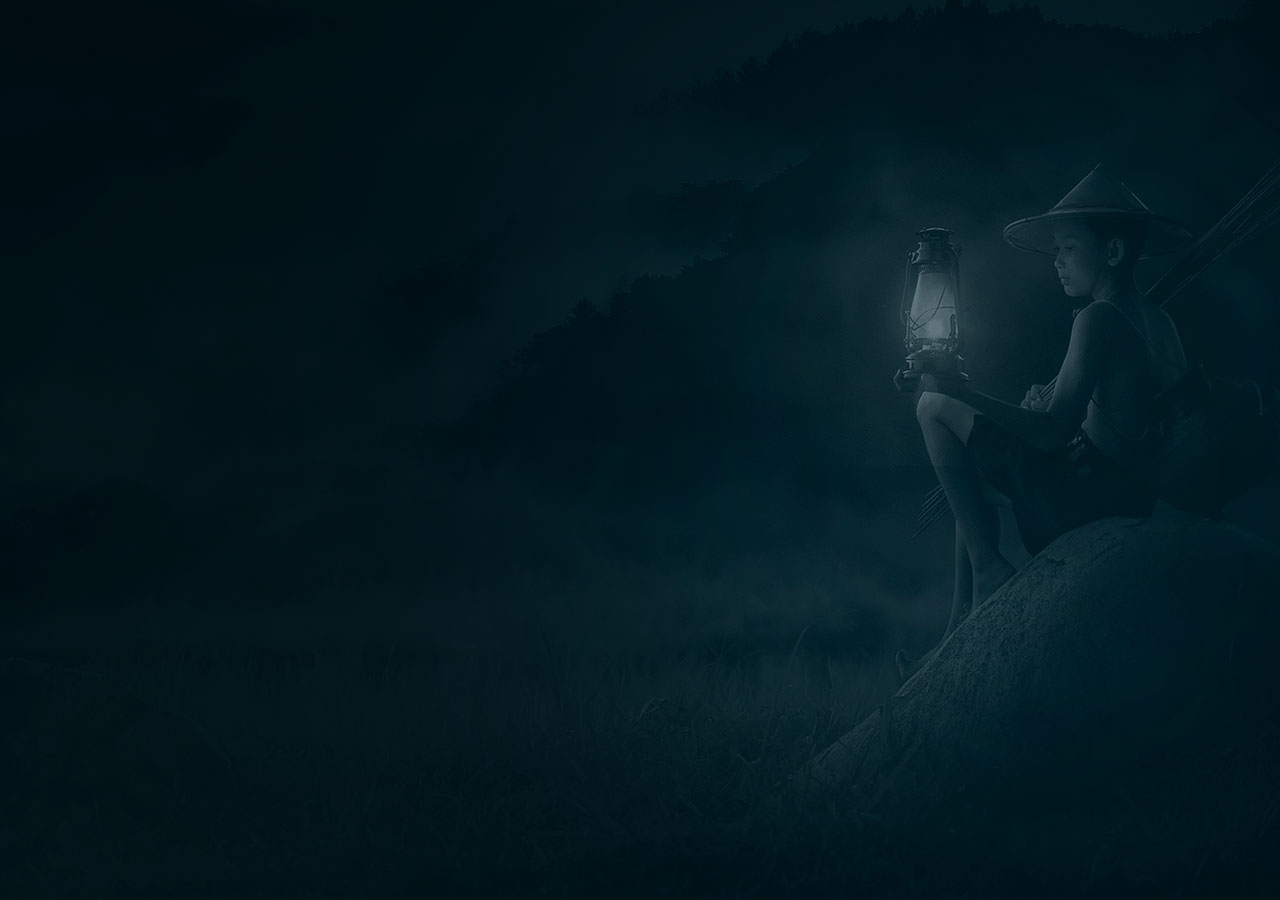
<file: index.html>
<!DOCTYPE html>
<html lang="ru">

<head>
  <meta charset="UTF-8">
  <meta http-equiv="X-UA-Compatible" content="IE=edge">
  <meta name="viewport" content="width=1141px, initial-scale=1.0">
  <link rel="stylesheet" href="./css/main.css">
  <title>Приветствие</title>
</head>

<body>
  <div class="wrapper">
    <div class="welcom">
      <div class="welcom__content">
        <div class="welcom__wrap-logo">
          <img src="./img/logo.png" alt="logo" class="welcom__logo">
        </div>
        <div class="welcom__title">Открой для себя Азию</div>
        <a href="./about.html" class="button button-welcom">Войти</a>
      </div>
    </div>
  </div>
</body>

</html>
</file>
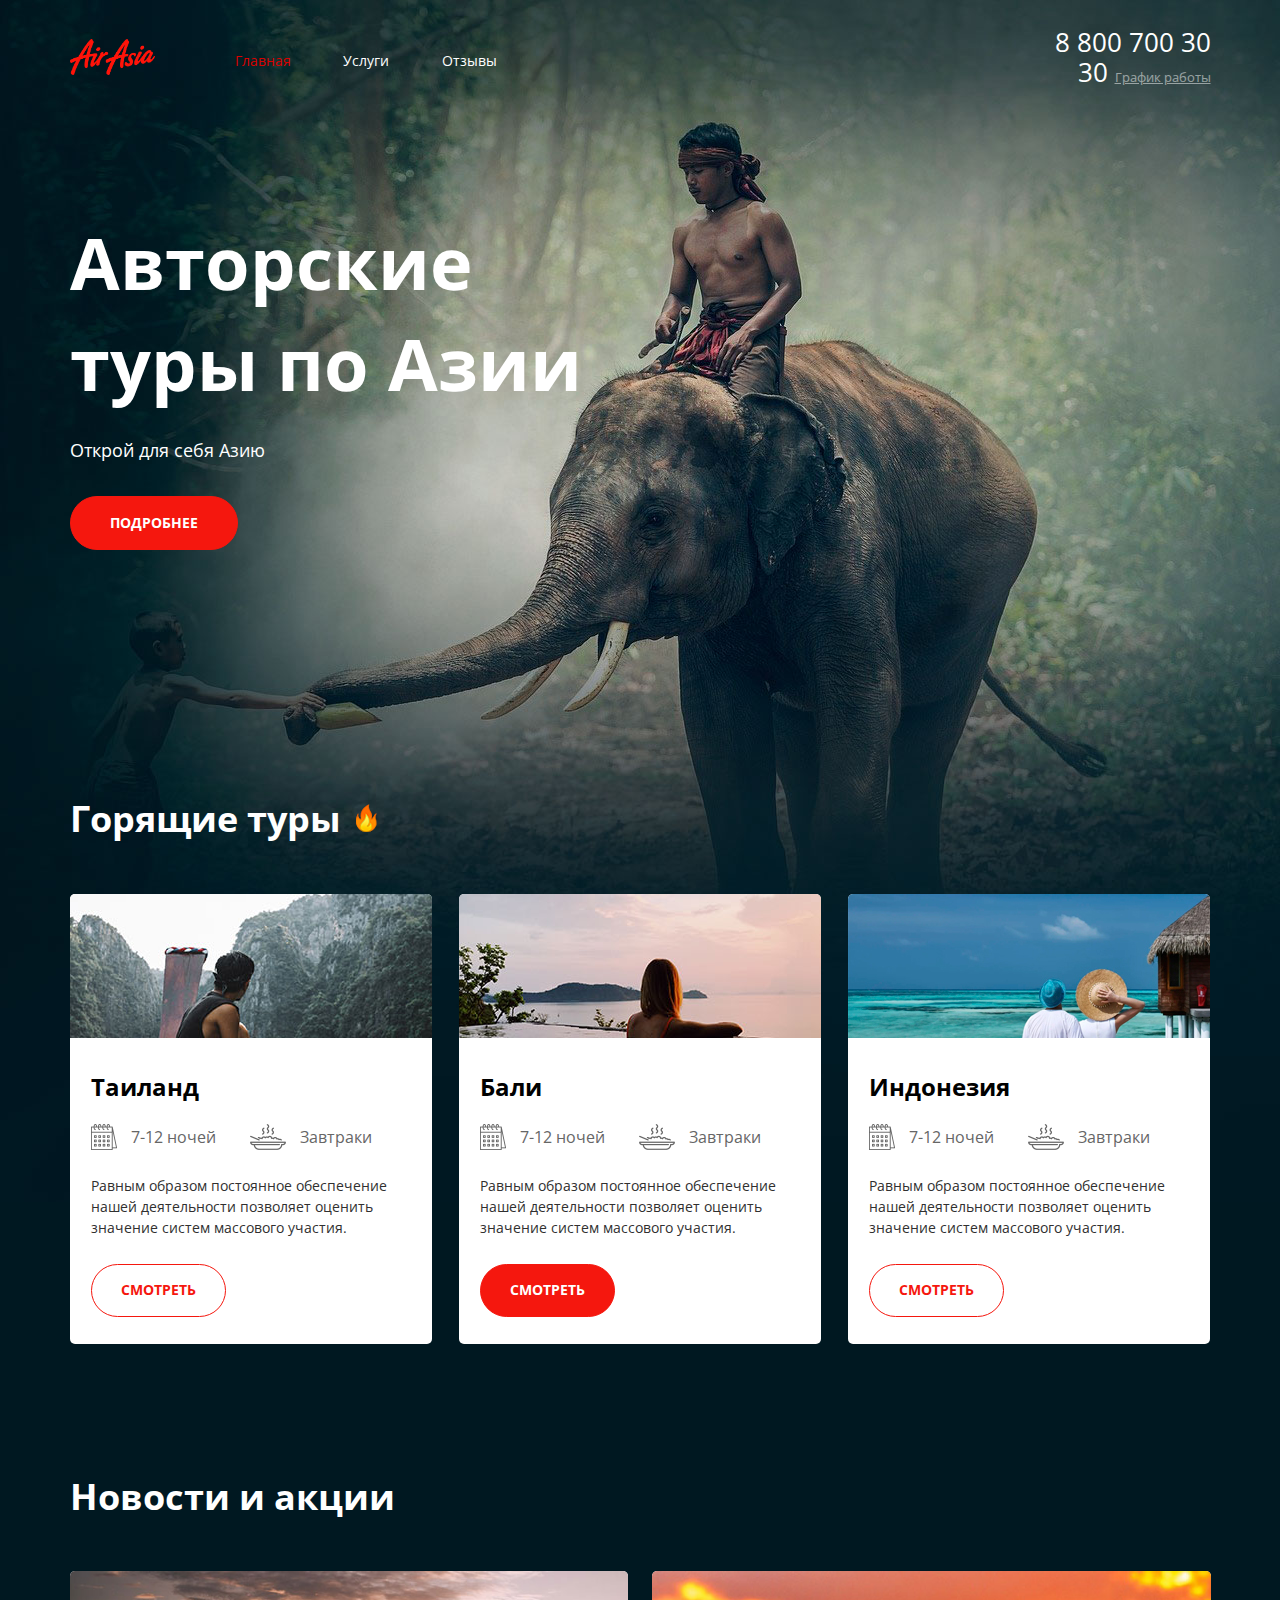
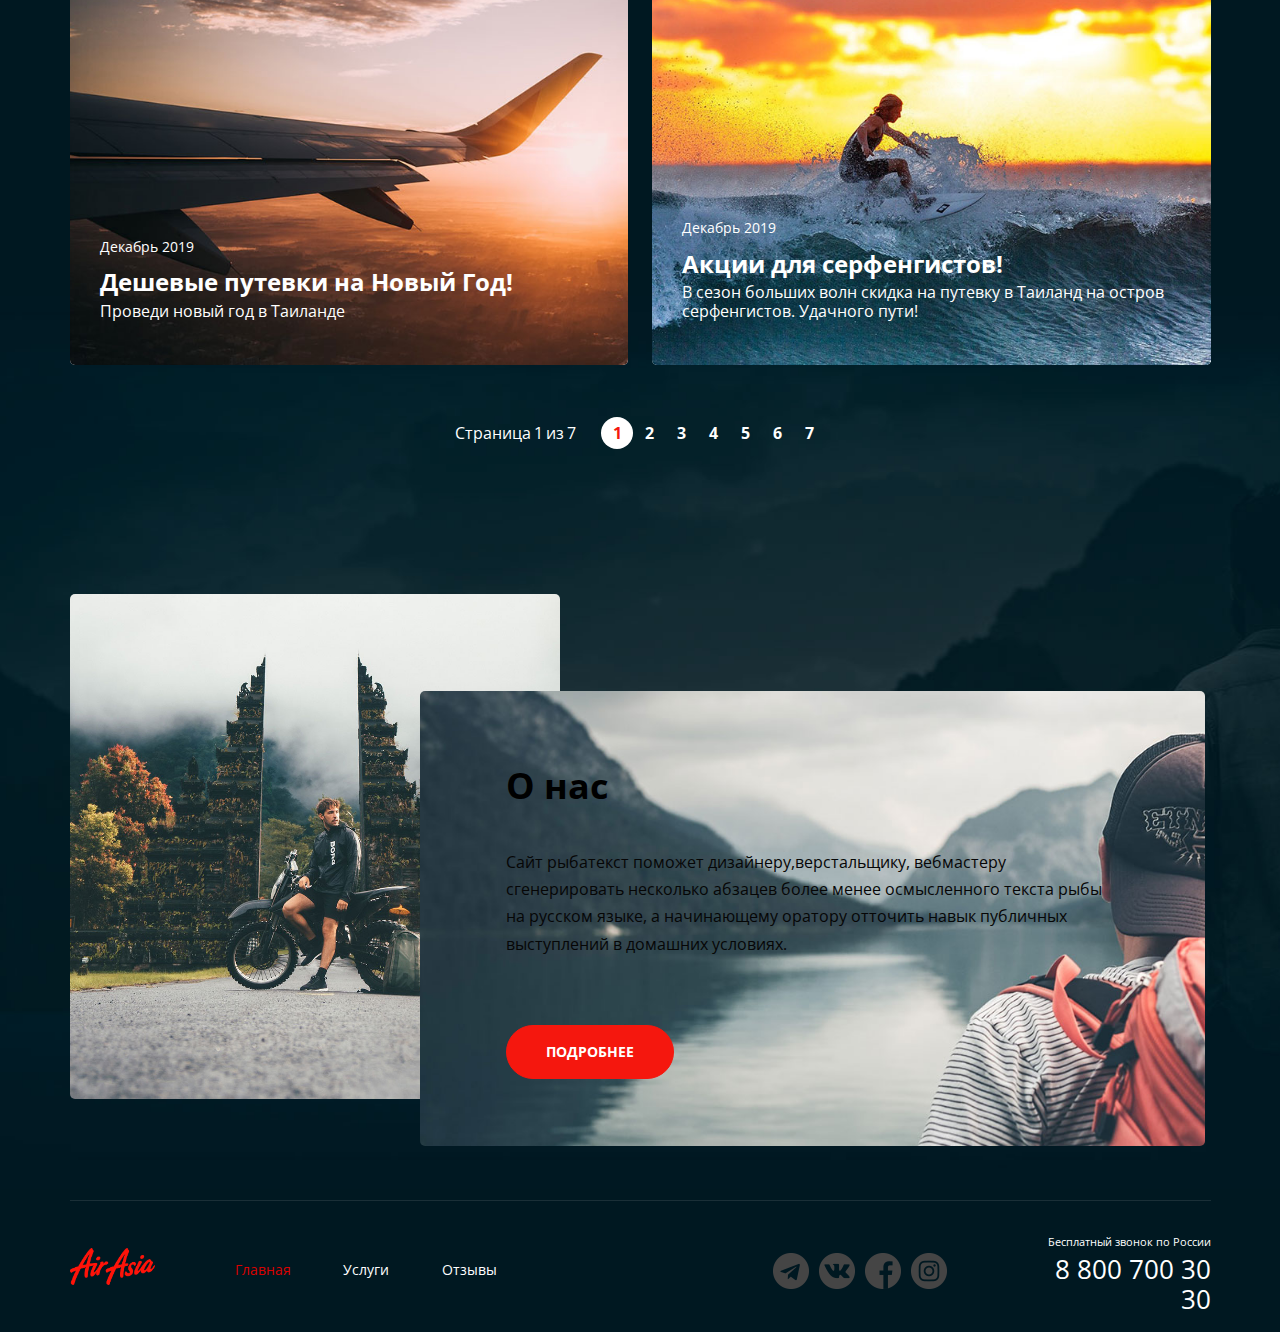
<file: about.html>
<!DOCTYPE html>
<html lang="ru">

<head>
  <meta charset="UTF-8">
  <meta http-equiv="X-UA-Compatible" content="IE=edge">
  <meta name="viewport" content="width=1141px, initial-scale=1.0">
  <link rel="stylesheet" href="./css/main.css">
  <title>Air-Asia</title>
</head>

<body>
  <div class="wrapper wrapper__main">
    <div class="wrapper__content">
      <header class="header">
        <div class="conteiner header-conteiner">
          <a href="./about.html" class="logo">
            <img src="./img/logo.png" alt="Air-Asia-logo" class="logo__pic">
          </a>

          <nav class="menu">
            <ul class="menu__list">

              <li class="menu__item menu__item--active">
                <a href="./about.html" class="menu__link">Главная</a>
              </li>
              <li class="menu__item">
                <a href="./services.html" class="menu__link">Услуги</a>
              </li>
              <li class="menu__item">
                <a href="./reviews.html" class="menu__link">Отзывы</a>
              </li>

            </ul>
          </nav>

          <address class="contacts">
            <a href="tel:+78007003030" class="contacts__phone">8 800 700 30 30
            </a>
            <div class="contacts__workhours">
              <a href="#" class="contacts__workhours-link">График работы</a>
              <ul class="contacts__workhours-list">
                <li class="contacts__workhours-item">пн-вс: 09:00 - 20:00</li>
                <li class="contacts__workhours-item">Обед: 14:00-14:30</li>
              </ul>
            </div>
          </address>
        </div>
      </header>

      <main class="main-content">
        <section class="greeting">
          <div class="conteiner greeting-conteiner">
            <h1 class="greeting__title">Авторские туры по Азии</h1>
            <div class="greeting__text">Открой для себя Азию</div>
            <a href="#" class="button greeting__button">Подробнее</a>
          </div>
        </section>

        <section class="offers">
          <div class="conteiner offers-conteiner">
            <div class="offers__boxtitle">
              <h2 class="offers__title">Горящие туры</h2>
              <img src="./img/flame.png" alt="flame" class="offers__logo">
            </div>
            <ul class="offers__list">
              <li class="offers__item">
                <div class="offer">
                  <div class="offer__wrap-pic">
                    <img src="./img/river.png" alt="thailand" class="offer__pic">
                  </div>
                  <div class="offer__content">
                    <h3 class="offer__title">Таиланд</h3>
                    <div class="offer__features">
                      <div class="offer__feature">
                        <img src="./img/calendar.png" alt="calendar" class="offer__feature-icon">
                        <div class="offer__feature-text">7-12 ночей</div>
                      </div>
                      <div class="offer__feature">
                        <img src="./img/meal.png" alt="meal" class="offer__feature-icon">
                        <div class="offer__feature-text">Завтраки</div>
                      </div>
                    </div>
                    <p class="offer__text">Равным образом постоянное обеспечение нашей деятельности позволяет оценить
                      значение систем массового участия.
                    </p>
                    <a href="#" class="button-white offer__button">Смотреть</a>
                  </div>
                </div>
              </li>
              <li class="offers__item">
                <div class="offer">
                  <div class="offer__wrap-pic">
                    <img src="./img/pool.png" alt="bali" class="offer__pic">
                  </div>
                  <div class="offer__content">
                    <h3 class="offer__title">Бали</h3>
                    <div class="offer__features">
                      <div class="offer__feature">
                        <img src="./img/calendar.png" alt="calendar" class="offer__feature-icon">
                        <div class="offer__feature-text">7-12 ночей</div>
                      </div>
                      <div class="offer__feature">
                        <img src="./img/meal.png" alt="meal" class="offer__feature-icon">
                        <div class="offer__feature-text">Завтраки</div>
                      </div>
                    </div>
                    <p class="offer__text">Равным образом постоянное обеспечение нашей деятельности позволяет оценить
                      значение систем массового участия.
                    </p>
                    <a href="#" class="button offer__button">Смотреть</a>
                  </div>
                </div>
              </li>
              <li class="offers__item">
                <div class="offer">
                  <div class="offer__wrap-pic">
                    <img src="./img/ocean.png" alt="indonesia" class="offer__pic">
                  </div>
                  <div class="offer__content">
                    <h3 class="offer__title">Индонезия</h3>
                    <div class="offer__features">
                      <div class="offer__feature">
                        <img src="./img/calendar.png" alt="calendar" class="offer__feature-icon">
                        <div class="offer__feature-text">7-12 ночей</div>
                      </div>
                      <div class="offer__feature">
                        <img src="./img/meal.png" alt="meal" class="offer__feature-icon">
                        <div class="offer__feature-text">Завтраки</div>
                      </div>
                    </div>
                    <p class="offer__text">Равным образом постоянное обеспечение нашей деятельности позволяет оценить
                      значение систем массового участия.
                    </p>
                    <a href="#" class="button-white offer__button">Смотреть</a>
                  </div>
                </div>
              </li>
            </ul>
          </div>
        </section>

        <section class="news">
          <div class="conteiner news-conteiner">
            <h2 class="news__title">Новости и акции</h2>
            <ul class="news__list">
              <li class="news__item">
                <div class="new">
                  <img src="./img/plain.png" alt="plain" class="new__img">
                  <div class="new__content">
                    <time class="new__data">Декабрь 2019</time>
                    <h3 class="new__title">Дешевые путевки на Новый Год!</h3>
                    <div class="new__text">Проведи новый год в Таиланде</div>
                  </div>
                </div>
              </li>
              <li class="news__item">
                <div class="new">
                  <img src="./img/surfer.png" alt="surfer" class="new__img">
                  <div class="new__content">
                    <time class="new__data">Декабрь 2019</time>
                    <h3 class="new__title">Акции для серфенгистов!</h3>
                    <div class="new__text">В сезон больших волн скидка на путевку в Таиланд на остров серфенгистов.
                      Удачного пути!
                    </div>
                  </div>
                </div>
              </li>
            </ul>
            <div class="pagination">
              <div class="pagination__title">
                Страница <span class="pagination__index">1 </span>из <span class="pagination__numbers">7</span>
              </div>
              <ul class="pagination__list">
                <li class="pagination__item pagination__item--active">
                  <a href="#" class="pagination__number">1</a>
                </li>
                <li class="pagination__item">
                  <a href="#" class="pagination__number">2</a>
                </li>
                <li class="pagination__item">
                  <a href="#" class="pagination__number">3</a>
                </li>
                <li class="pagination__item">
                  <a href="#" class="pagination__number">4</a>
                </li>
                <li class="pagination__item">
                  <a href="#" class="pagination__number">5</a>
                </li>
                <li class="pagination__item">
                  <a href="#" class="pagination__number">6</a>
                </li>
                <li class="pagination__item">
                  <a href="#" class="pagination__number">7</a>
                </li>

              </ul>
            </div>

          </div>
        </section>

        <section class="about">
          <div class="conteiner about-conteiner">
            <div class="about__wrap">
              <div class="about__wrap-img-back">
                <img src="./img/gates.png" alt="gates" class="about__img-back">
              </div>
              <div class="about__wrap-content">
                <img src="./img/mountains.png" alt="mountains" class="about__img-front">
                <div class="about__content">
                  <h2 class="about__title">О нас</h2>
                  <div class="about__text">
                    <p>Сайт рыбатекст поможет дизайнеру,верстальщику, вебмастеру сгенерировать несколько абзацев более
                      менее осмысленного текста рыбы на русском языке, а начинающему оратору отточить навык публичных
                      выступлений в домашних условиях.
                    </p>
                  </div>
                  <a href="#" class="button about__botton">Подробнее</a>
                </div>
              </div>
            </div>
          </div>
        </section>
      </main>
    </div>
    <footer class="footer">
      <div class="conteiner footer-conteiner">
        <a href="about.html" class="logo">
          <img src="./img/logo.png" alt="" class="logo__pic">
        </a>

        <nav class="menu menu-footer">
          <ul class="menu__list">
            <li class="menu__item  menu__item--active"><a href="./about.html" class="menu__link">Главная</a></li>
            <li class="menu__item"><a href="./services.html" class="menu__link">Услуги</a></li>
            <li class="menu__item"><a href="./reviews.html" class="menu__link">Отзывы</a></li>
          </ul>
        </nav>

        <div class="social">
          <ul class="social__list">
            <li class="social__item">
              <a href="#" class="social__link social__link-telegram"></a>
            </li>
            <li class="social__item">
              <a href="#" class="social__link social__link-vcontacte"></a>
            </li>
            <li class="social__item">
              <a href="#" class="social__link social__link-facebook"></a>
            </li>
            <li class="social__item">
              <a href="#" class="social__link social__link-instagramm"></a>
            </li>
          </ul>
        </div>

        <address class=" contacts contacts-footer">
          <div class="contacts__title">Бесплатный звонок по России</div>
          <a href="tel:+78007003030" class="contacts__phone">8 800 700 30 30
          </a>
        </address>
      </div>
    </footer>

  </div>
</body>

</html>
</file>
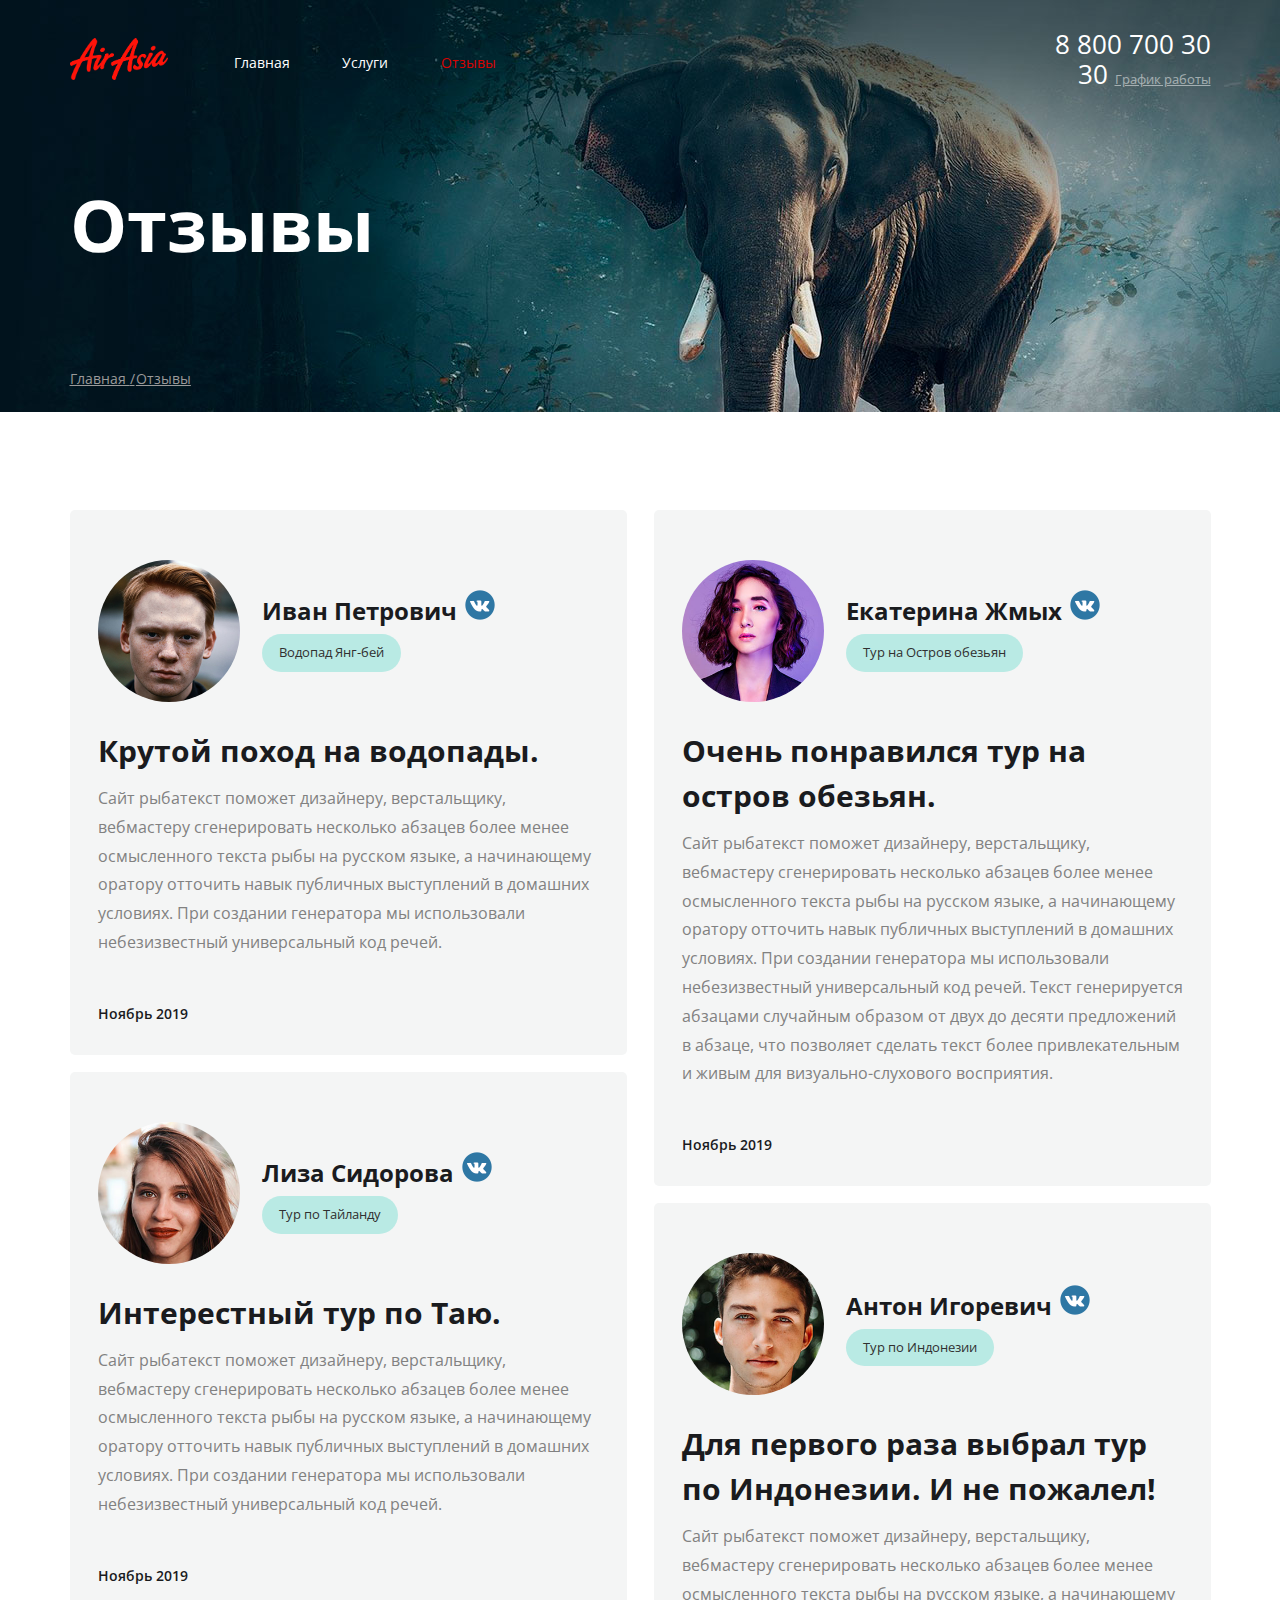
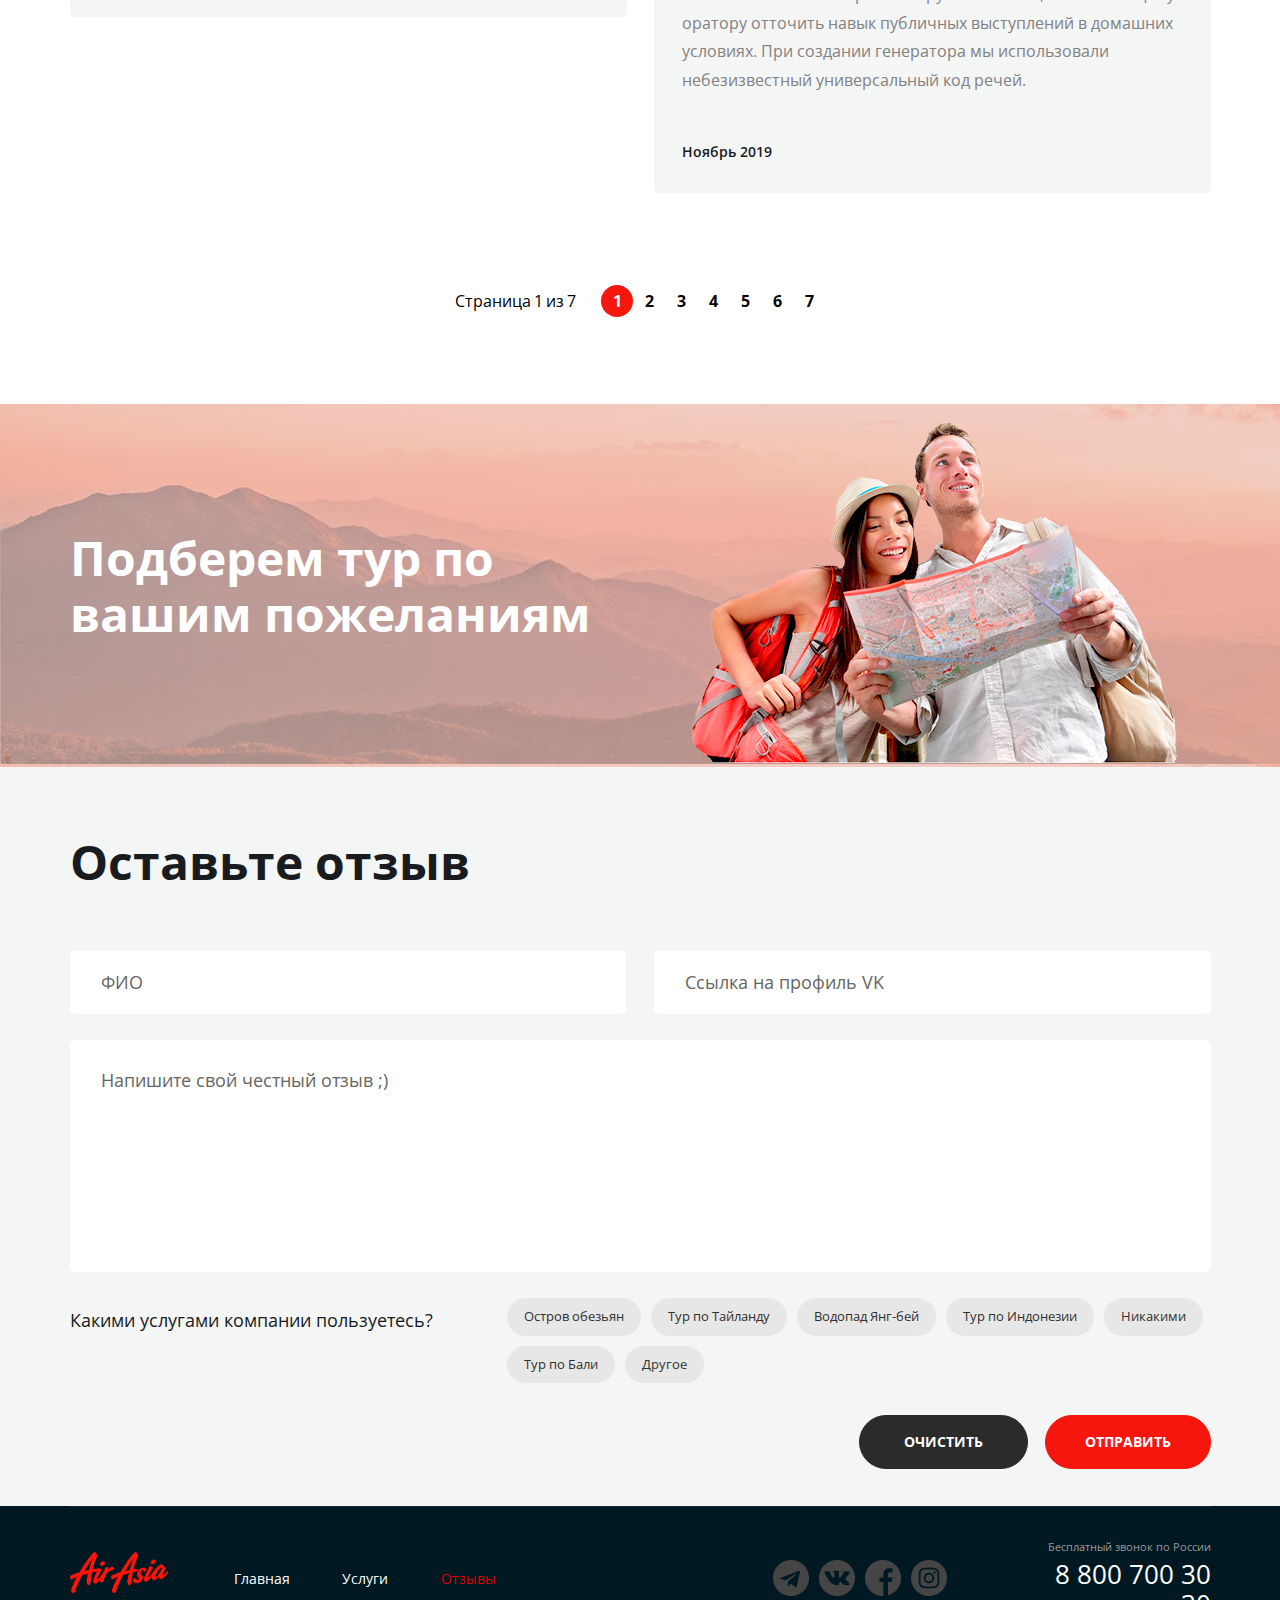
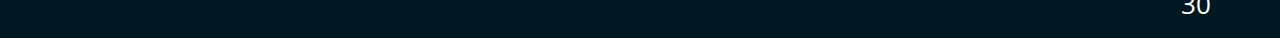
<file: reviews.html>
<!DOCTYPE html>
<html lang="ru">

<head>
  <meta charset="UTF-8">
  <meta http-equiv="X-UA-Compatible" content="IE=edge">
  <meta name="viewport" content="width=1141px, initial-scale=1.0">
  <title>Отзывы</title>
  <link rel="stylesheet" href="./css/main.css">
</head>

<body>
  <div class="wrapper ">
    <div class="wrapper__content wrapper__content--background-color-wheit">
      <section class="reviews-topline">
        <div class="conteiner conteiner-topline">
          <header class="header">
            <div class="conteiner header-conteiner header-inner-page">
              <a href="about.html" class="logo">
                <img src="./img/logo.png" alt="Air-Asia-logo" class="logo__pic">
              </a>

              <nav class="menu">
                <ul class="menu__list">

                  <li class="menu__item">
                    <a href="./about.html" class="menu__link">Главная</a>
                  </li>
                  <li class="menu__item">
                    <a href="./services.html" class="menu__link">Услуги</a>
                  </li>
                  <li class="menu__item menu__item--active">
                    <a href="./reviews.html" class="menu__link">Отзывы</a>
                  </li>

                </ul>
              </nav>

              <address class="contacts">
                <a href="tel:+78007003030" class="contacts__phone">8 800 700 30 30
                </a>
                <div class="contacts__workhours">
                  <a href="#" class="contacts__workhours-link">График работы</a>
                  <ul class="contacts__workhours-list">
                    <li class="contacts__workhours-item">пн-вс: 09:00 - 20:00</li>
                    <li class="contacts__workhours-item">Обед: 14:00-14:30</li>
                  </ul>
                </div>
              </address>
            </div>
          </header>

          <h1 class="title-page">
            Отзывы
          </h1>


          <div class="breadcrumbs">
            <ul class="breadcrumbs__list">
              <li class="breadcrumbs__item">
                <a href="./about.html" class="breadcrumbs__link">Главная </a>
              </li>
              <li class="breadcrumbs__item breadcrumbs__item--active">
                <a href="./reviews.html" class="breadcrumbs__link">Отзывы</a>
              </li>
            </ul>
          </div>
        </div>
      </section>

      <main class="main-content">
        <section class="reviews-section">
          <div class="conteiner reviews-conteiner">
            <ul class="reviews__list">

              <li class="reviews__item">
                <div class="review">
                  <div class="review__client-information">
                    <div class="review-wrap-photo">
                      <img src="./img/clients-photo/jinjer.jpg" alt="client-photo" class="review__client-photo">
                    </div>
                    <div class="review__client-data">
                      <div class="review__client-name">
                        <a href="#" class="review__client-name-link">Иван Петрович</a>
                      </div>
                      <ul class="review__tags-list">
                        <li class="review__tag-item tag tag--color-green">Водопад Янг-бей</li>
                      </ul>
                    </div>
                  </div>
                  <div class="review__content">
                    <h2 class="review__title">Крутой поход на водопады.</h2>
                    <p class="review__text">Сайт рыбатекст поможет дизайнеру, верстальщику, вебмастеру сгенерировать
                      несколько абзацев более менее осмысленного текста рыбы на русском языке, а начинающему оратору
                      отточить навык публичных выступлений в домашних условиях. При создании генератора мы использовали
                      небезизвестный универсальный код речей. </p>
                    <time class="review__data">Ноябрь 2019</time>
                  </div>
                </div>
              </li>

              <li class="reviews__item">
                <div class="review">
                  <div class="review__client-information">
                    <div class="review-wrap-photo">
                      <img src="./img/clients-photo/liza.jpg" alt="client-photo" class="review__client-photo">
                    </div>
                    <div class="review__client-data">
                      <div class="review__client-name">
                        <a href="#" class="review__client-name-link">Лиза Сидорова</a>
                      </div>
                      <ul class="review__tags-list">
                        <li class="review__tag-item tag tag--color-green">Тур по Тайланду</li>
                      </ul>
                    </div>
                  </div>
                  <div class="review__content">
                    <h2 class="review__title">Интерестный тур по Таю.</h2>
                    <p class="review__text">Сайт рыбатекст поможет дизайнеру, верстальщику, вебмастеру сгенерировать
                      несколько абзацев более менее осмысленного текста рыбы на русском языке, а начинающему оратору
                      отточить навык публичных выступлений в домашних условиях. При создании генератора мы использовали
                      небезизвестный универсальный код речей. </p>
                    <time class="review__data">Ноябрь 2019</time>
                  </div>
                </div>
              </li>

              <li class="reviews__item">
                <div class="review">
                  <div class="review__client-information">
                    <div class="review-wrap-photo">
                      <img src="./img/clients-photo/girl.jpg" alt="client-photo" class="review__client-photo">
                    </div>
                    <div class="review__client-data">
                      <div class="review__client-name">
                        <a href="" class="review__client-name-link">Екатерина Жмых</a>
                      </div>
                      <ul class="review__tags-list">
                        <li class="review__tag-item tag tag--color-green">Тур на Остров обезьян</li>
                      </ul>
                    </div>
                  </div>
                  <div class="review__content">
                    <h2 class="review__title">Очень понравился тур на остров обезьян.</h2>
                    <p class="review__text">Сайт рыбатекст поможет дизайнеру, верстальщику, вебмастеру сгенерировать
                      несколько абзацев более менее осмысленного текста рыбы на русском языке, а начинающему оратору
                      отточить навык публичных выступлений в домашних условиях. При создании генератора мы использовали
                      небезизвестный универсальный код речей. Текст генерируется абзацами случайным образом от двух до
                      десяти предложений в абзаце, что позволяет сделать текст более привлекательным и живым для
                      визуально-слухового восприятия.</p>
                    <time class="review__data">Ноябрь 2019</time>
                  </div>
                </div>
              </li>



              <li class="reviews__item">
                <div class="review">
                  <div class="review__client-information">
                    <div class="review-wrap-photo">
                      <img src="./img/clients-photo/guy.jpg" alt="client-photo" class="review__client-photo">
                    </div>
                    <div class="review__client-data">
                      <div class="review__client-name">
                      </div>
                        <a href="" class="review__client-name-link">Антон Игоревич</a>
                      <ul class="review__tags-list">
                        <li class="review__tag-item tag tag--color-green">Тур по Индонезии</li>
                      </ul>
                    </div>
                  </div>
                  <div class="review__content">
                    <h2 class="review__title">Для первого раза выбрал тур по Индонезии. И не пожалел!</h2>
                    <p class="review__text">Сайт рыбатекст поможет дизайнеру, верстальщику, вебмастеру сгенерировать
                      несколько абзацев более менее осмысленного текста рыбы на русском языке, а начинающему оратору
                      отточить навык публичных выступлений в домашних условиях. При создании генератора мы использовали
                      небезизвестный универсальный код речей.</p>
                    <time class="review__data">Ноябрь 2019</time>
                  </div>
                </div>
              </li>
            </ul>


            <div class="pagination pagination__reviews">
              <div class="pagination__title">
                Страница <span class="pagination__index">1 </span>из <span class="pagination__numbers">7</span>
              </div>
              <ul class="pagination__list">
                <li class="pagination__item pagination__item--active">
                  <a href="#" class="pagination__number ">1</a>
                </li>
                <li class="pagination__item">
                  <a href="#" class="pagination__number">2</a>
                </li>
                <li class="pagination__item">
                  <a href="#" class="pagination__number">3</a>
                </li>
                <li class="pagination__item">
                  <a href="#" class="pagination__number">4</a>
                </li>
                <li class="pagination__item">
                  <a href="#" class="pagination__number">5</a>
                </li>
                <li class="pagination__item">
                  <a href="#" class="pagination__number">6</a>
                </li>
                <li class="pagination__item">
                  <a href="#" class="pagination__number">7</a>
                </li>

              </ul>
            </div>
          </div>
        </section>

        <section class="separator">
          <div class="conteiner separator-conteiner">
            <div class="separator__content">
              <h2 class="separator__title">Подберем тур по вашим пожеланиям</h2>
            </div>
          </div>
        </section>

        <section class="form">
          <div class="conteiner form-conteiner">
            <h2 class="form__title">Оставьте отзыв</h2>
            <form  class="form__review">
              <div class="form__row">
                <input type="text" name="name" placeholder="ФИО" class="form__input">
                <input type="text" name="link-for-social" placeholder="Ссылка на профиль VK" class="form__input">
              </div>
              <div class="form__row">
                <textarea placeholder="Напишите свой честный отзыв ;)" class="form__input form__input--textarea"></textarea>
              </div>
              <div class="form__controls">
                <div class="form__controls-title">Какими услугами компании пользуетесь?</div>
                <ul class="form__controls-list">
                  <li class="form__control-item">
                    <label  class="form__control-elem">
                      <input type="checkbox" class="form__control-checkbox">
                      <div class="form__control-tag tag ">Остров обезьян</div>
                    </label>
                  </li>
                  <li class="form__control-item">
                    <label  class="form__control-elem">
                      <input type="checkbox" class="form__control-checkbox">
                      <div class="form__control-tag tag ">Тур по Тайланду</div>
                    </label>
                  </li>
                  <li class="form__control-item">
                    <label  class="form__control-elem">
                      <input type="checkbox" class="form__control-checkbox">
                      <div class="form__control-tag tag ">Водопад Янг-бей</div>
                    </label>
                  </li>
                  <li class="form__control-item">
                    <label  class="form__control-elem">
                      <input type="checkbox" class="form__control-checkbox">
                      <div class="form__control-tag tag ">Тур по Индонезии</div>
                    </label>
                  </li>
                  <li class="form__control-item">
                    <label  class="form__control-elem">
                      <input type="checkbox" class="form__control-checkbox">
                      <div class="form__control-tag tag ">Никакими</div>
                    </label>
                  </li>
                  <li class="form__control-item">
                    <label  class="form__control-elem">
                      <input type="checkbox" class="form__control-checkbox">
                      <div class="form__control-tag tag ">Тур по Бали</div>
                    </label>
                  </li>
                  <li class="form__control-item">
                    <label  class="form__control-elem">
                      <input type="checkbox" class="form__control-checkbox">
                      <div class="form__control-tag tag ">Другое</div>
                    </label>
                  </li>
                </ul>
              </div>
              <div class="form__buttons">
                <button type="reset" class="button button__form-clear">Очистить</button>
                <button type="submit" class="button button__form-send">Отправить</button>
              </div>
            </form>    
          </div>
        </section>

      </main>
    </div>
    <footer class="footer">
      <div class="conteiner footer-conteiner footer-inner-page">
        <a href="./about.html" class="logo logo-inner-page">
          <img src="./img/logo.png" alt="" class="logo__pic">
        </a>

        <nav class="menu menu-footer">
          <ul class="menu__list">
            <li class="menu__item"><a href="./about.html" class="menu__link">Главная</a></li>
            <li class="menu__item"><a href="./services.html" class="menu__link">Услуги</a></li>
            <li class="menu__item menu__item--active"><a href="./reviews.html" class="menu__link">Отзывы</a></li>
          </ul>
        </nav>

        <div class="social">
          <ul class="social__list">
            <li class="social__item">
              <a href="#" class="social__link social__link-telegram"></a>
            </li>
            <li class="social__item">
              <a href="#" class="social__link social__link-vcontacte"></a>
            </li>
            <li class="social__item">
              <a href="#" class="social__link social__link-facebook"></a>
            </li>
            <li class="social__item">
              <a href="#" class="social__link social__link-instagramm"></a>
            </li>
          </ul>
        </div>

        <address class=" contacts contacts-footer">
          <div class="contacts__title">Бесплатный звонок по России</div>
          <a href="tel:+78007003030" class="contacts__phone">8 800 700 30 30
          </a>
        </address>
      </div>
    </footer>
  </div>
</body>

</html>
</file>
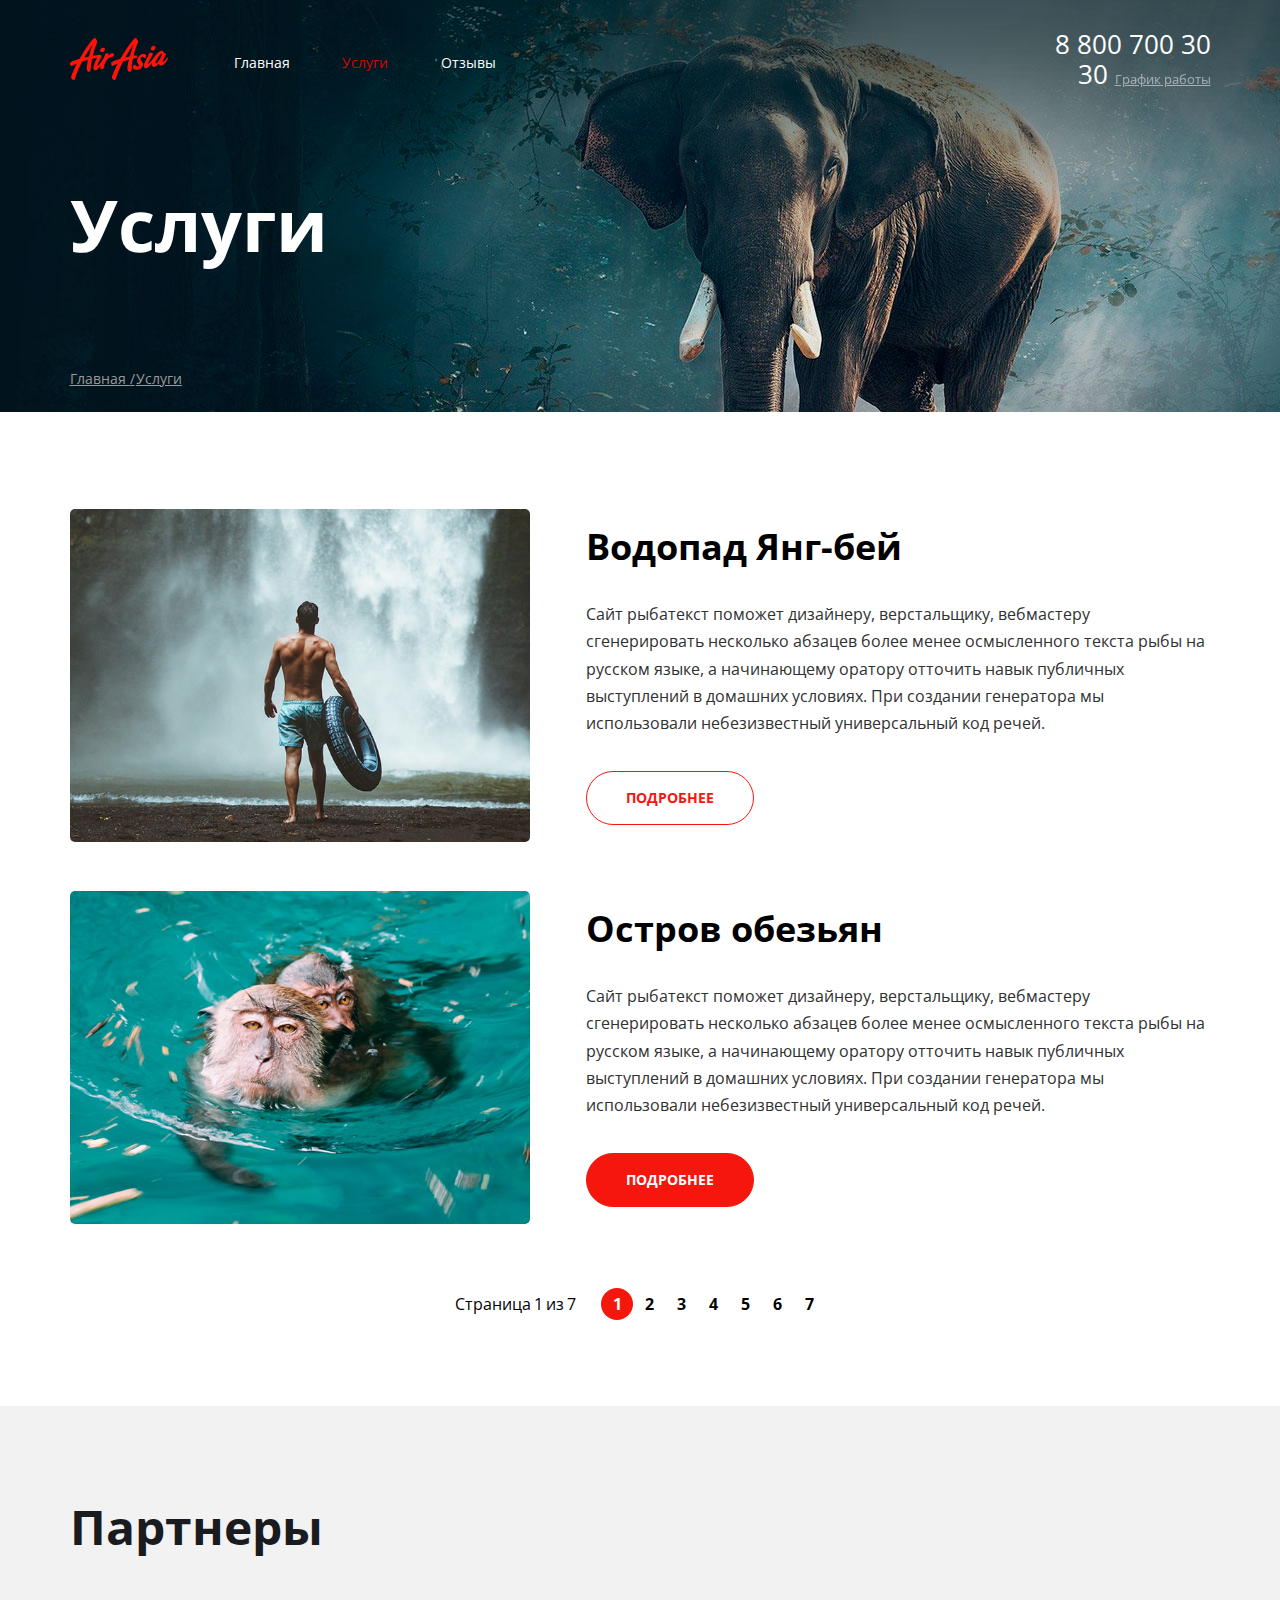
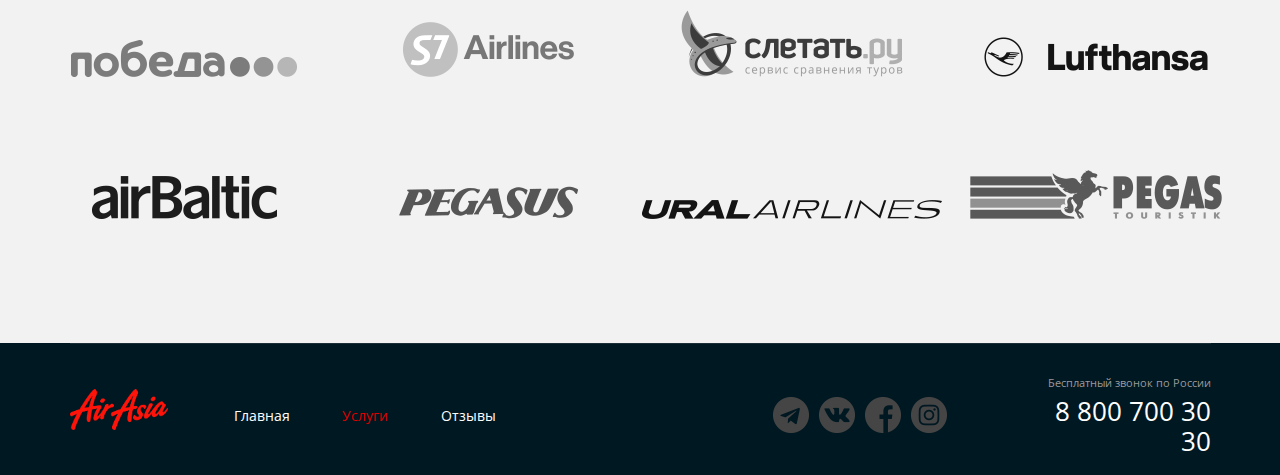
<file: services.html>
<!DOCTYPE html>
<html lang="ru">

<head>
  <meta charset="UTF-8">
  <meta http-equiv="X-UA-Compatible" content="IE=edge">
  <meta name="viewport" content="width=1141px, initial-scale=1.0">
  <title>Услуги</title>
  <link rel="stylesheet" href="./css/main.css">
</head>

<body>
  <div class="wrapper ">
    <div class="wrapper__content">
      <section class="services-topline">
        <div class="conteiner conteiner-topline">
          <header class="header">
            <div class="conteiner header-conteiner header-inner-page">
              <a href="about.html" class="logo">
                <img src="./img/logo.png" alt="Air-Asia-logo" class="logo__pic">
              </a>

              <nav class="menu">
                <ul class="menu__list">

                  <li class="menu__item">
                    <a href="./about.html" class="menu__link">Главная</a>
                  </li>
                  <li class="menu__item menu__item--active">
                    <a href="./services.html" class="menu__link">Услуги</a>
                  </li>
                  <li class="menu__item">
                    <a href="./reviews.html" class="menu__link">Отзывы</a>
                  </li>

                </ul>
              </nav>

              <address class="contacts">
                <a href="tel:+78007003030" class="contacts__phone">8 800 700 30 30
                </a>
                <div class="contacts__workhours">
                  <a href="#" class="contacts__workhours-link">График работы</a>
                  <ul class="contacts__workhours-list">
                    <li class="contacts__workhours-item">пн-вс: 09:00 - 20:00</li>
                    <li class="contacts__workhours-item">Обед: 14:00-14:30</li>
                  </ul>
                </div>
              </address>
            </div>
          </header>

          <h1 class="title-page">
            Услуги
          </h1>


          <div class="breadcrumbs">
            <ul class="breadcrumbs__list">
              <li class="breadcrumbs__item">
                <a href="./about.html" class="breadcrumbs__link">Главная </a>
              </li>
              <li class="breadcrumbs__item breadcrumbs__item--active">
                <a href="#" class="breadcrumbs__link">Услуги</a>
              </li>
            </ul>
          </div>
        </div>
      </section>

      <main class="main-content">
        <section class="services">
          <div class="conteiner conteiner-services">
            <div class="services__content">
              <ul class="services__list">
                <li class="services__item">
                  <div class="service">
                    <div class="service__wrap-pic">
                      <img src="./img/waterfall.png" alt="waterfall" class="service__pic">
                    </div>
                    <div class="service__content">
                      <h2 class="service__title">
                        Водопад Янг-бей
                      </h2>
                      <div class="service__text">
                        <p>
                          Сайт рыбатекст поможет дизайнеру, верстальщику, вебмастеру сгенерировать несколько абзацев
                          более
                          менее осмысленного текста рыбы на русском языке, а начинающему оратору отточить навык
                          публичных
                          выступлений в домашних условиях. При создании генератора мы использовали небезизвестный
                          универсальный код речей.
                        </p>
                      </div>
                      <a href="#" class="button-white">Подробнее</a>
                    </div>
                  </div>
                </li>
                <li class="services__item">
                  <div class="service">
                    <div class="service__wrap-pic">
                      <img src="./img/monkeys.png" alt="monkeys" class="service__pic">
                    </div>
                    <div class="service__content">
                      <h2 class="service__title">
                        Остров обезьян
                      </h2>
                      <div class="service__text">
                        <p>
                          Сайт рыбатекст поможет дизайнеру, верстальщику, вебмастеру сгенерировать несколько абзацев
                          более
                          менее осмысленного текста рыбы на русском языке, а начинающему оратору отточить навык
                          публичных
                          выступлений в домашних условиях. При создании генератора мы использовали небезизвестный
                          универсальный код речей.
                        </p>
                      </div>
                      <a href="#" class="button">Подробнее</a>
                    </div>
                  </div>
                </li>
              </ul>

              <div class="pagination pagination__services">
                <div class="pagination__title">
                  Страница <span class="pagination__index">1 </span>из <span class="pagination__numbers">7</span>
                </div>
                <ul class="pagination__list">
                  <li class="pagination__item pagination__item--active">
                    <a href="#" class="pagination__number ">1</a>
                  </li>
                  <li class="pagination__item">
                    <a href="#" class="pagination__number">2</a>
                  </li>
                  <li class="pagination__item">
                    <a href="#" class="pagination__number">3</a>
                  </li>
                  <li class="pagination__item">
                    <a href="#" class="pagination__number">4</a>
                  </li>
                  <li class="pagination__item">
                    <a href="#" class="pagination__number">5</a>
                  </li>
                  <li class="pagination__item">
                    <a href="#" class="pagination__number">6</a>
                  </li>
                  <li class="pagination__item">
                    <a href="#" class="pagination__number">7</a>
                  </li>

                </ul>
              </div>
            </div>
          </div>
        </section>

        <section class="partners">
          <div class="conteiner conteiner-partners">
            <div class="partners__content">
              <h2 class="partners__title">Партнеры</h2>
              <ul class="partners__list">
                <li class="partners__item">
                  <a href="#" class="partners__link">
                    <img src="./img/partners-icon/pobeda.png" alt="pobeda" class="partners__pic">
                  </a>
                </li>
                <li class="partners__item">
                  <a href="#" class="partners__link">
                    <img src="./img/partners-icon/s7.png" alt="s7airlines" class="partners__pic">
                  </a>
                </li>
                <li class="partners__item">
                  <a href="#" class="partners__link">
                    <img src="./img/partners-icon/lets-fly.png" alt="lety" class="partners__pic">
                  </a>
                </li>
                <li class="partners__item">
                  <a href="#" class="partners__link">
                    <img src="./img/partners-icon/lufthansa.png" alt="lufgansa" class="partners__pic">
                  </a>
                </li>
                <li class="partners__item">
                  <a href="#" class="partners__link">
                    <img src="./img/partners-icon/airbaltic.png" alt="airbaltic" class="partners__pic">
                  </a>
                </li>
                <li class="partners__item">
                  <a href="#" class="partners__link">
                    <img src="./img/partners-icon/pegasus.png" alt="pegasus" class="partners__pic">
                  </a>
                </li>
                <li class="partners__item">
                  <a href="#" class="partners__link">
                    <img src="./img/partners-icon/ural.png" alt="uralairlines" class="partners__pic">
                  </a>
                </li>
                <li class="partners__item">
                  <a href="#" class="partners__link">
                    <img src="./img/partners-icon/pegas.png" alt="pegas" class="partners__pic">
                  </a>
                </li>
              </ul>
            </div>
          </div>
        </section>
      </main>
    </div>
    <footer class="footer">
      <div class="conteiner footer-conteiner footer-inner-page">
        <a href="./about.html" class="logo logo-inner-page">
          <img src="./img/logo.png" alt="" class="logo__pic">
        </a>

        <nav class="menu menu-footer">
          <ul class="menu__list">
            <li class="menu__item"><a href="./about.html" class="menu__link">Главная</a></li>
            <li class="menu__item menu__item--active"><a href="./services.html" class="menu__link">Услуги</a></li>
            <li class="menu__item"><a href="./reviews.html" class="menu__link">Отзывы</a></li>
          </ul>
        </nav>

        <div class="social">
          <ul class="social__list">
            <li class="social__item">
              <a href="#" class="social__link social__link-telegram"></a>
            </li>
            <li class="social__item">
              <a href="#" class="social__link social__link-vcontacte"></a>
            </li>
            <li class="social__item">
              <a href="#" class="social__link social__link-facebook"></a>
            </li>
            <li class="social__item">
              <a href="#" class="social__link social__link-instagramm"></a>
            </li>
          </ul>
        </div>

        <address class=" contacts contacts-footer">
          <div class="contacts__title">Бесплатный звонок по России</div>
          <a href="tel:+78007003030" class="contacts__phone">8 800 700 30 30
          </a>
        </address>
      </div>
    </footer>
  </div>

</body>

</html>
</file>
<file: css/main.css>
/*Base settings*/

@import url('./layout/fonts.css');
@import url('./layout/normalize.css');
@import url('./layout/base.css');
@import url('./blocks/welcom.css');
@import url('./blocks/header.css');
@import url('./blocks/logo.css');
@import url('./blocks/menu.css');
@import url('./blocks/contacts.css');
@import url('./blocks/greeting.css');
@import url('./blocks/button.css');
@import url('./blocks/offers.css');
@import url('./blocks/news.css');
@import url('./blocks/pagination.css');
@import url('./blocks/about.css');
@import url('./blocks/footer.css');
@import url('./blocks/social.css');
@import url('./blocks/background.css');
@import url('./blocks/topline.css');
@import url('./blocks/breadcrumbs.css');
@import url('./blocks/services.css');
@import url('./blocks/partners.css');
@import url('./blocks/reviews.css');
@import url('./blocks/tag.css');
@import url('./blocks/form.css');
@import url('./blocks/separator.css');
</file>
